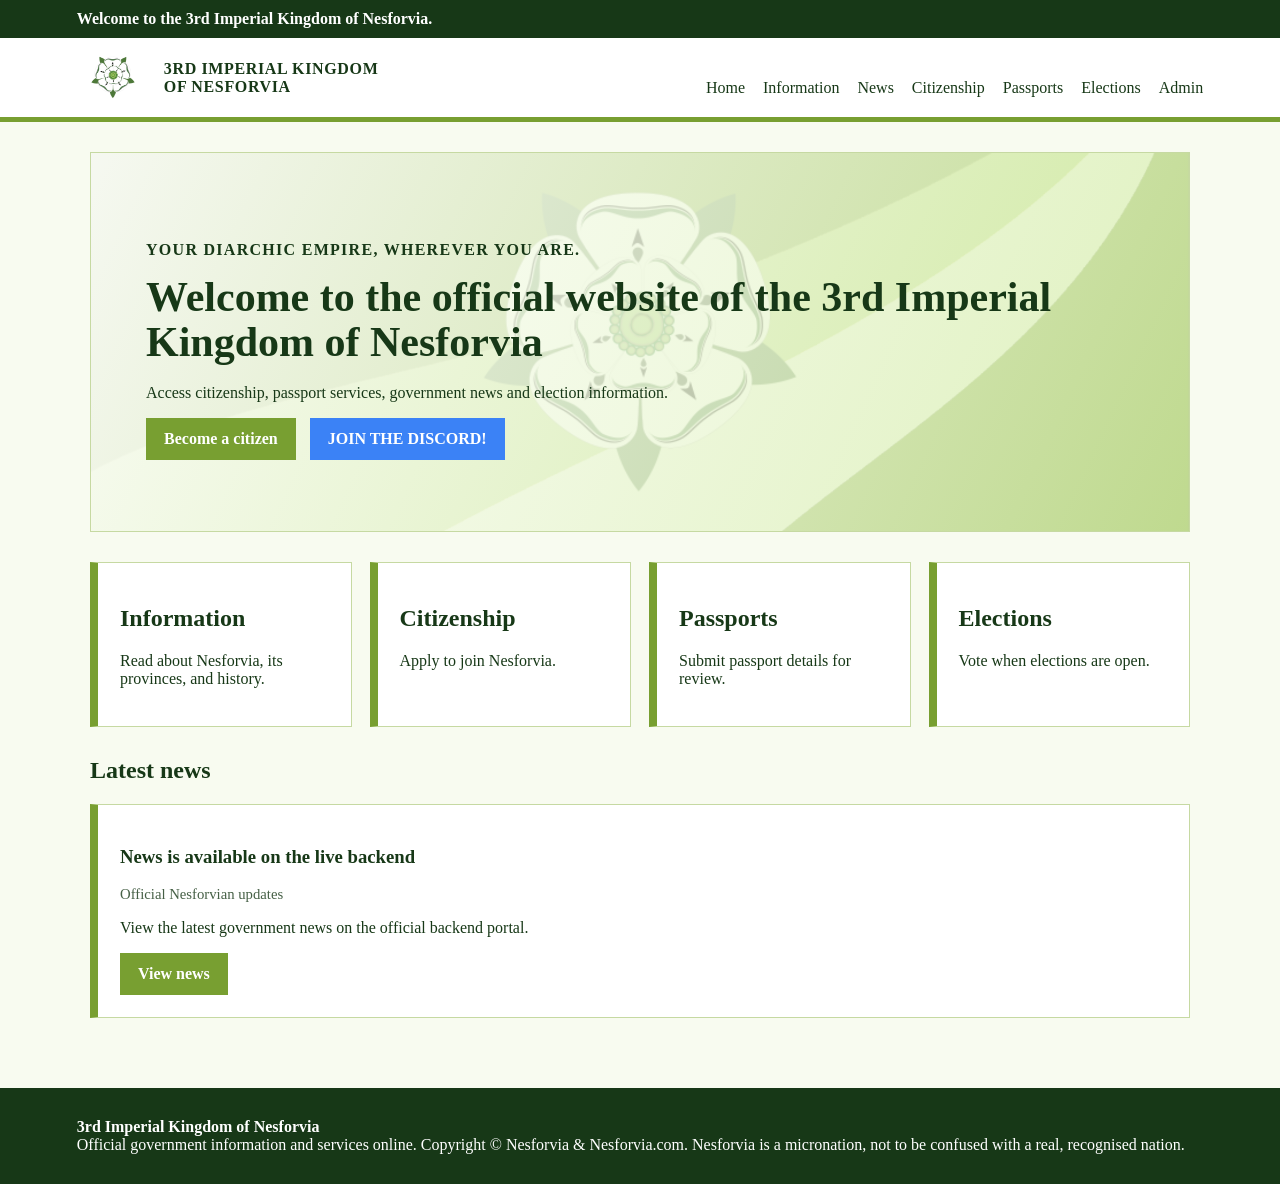
<file: index.html>
<!doctype html>
<html lang="en">
<head>
    <meta charset="utf-8">
    <meta name="viewport" content="width=device-width, initial-scale=1">
    <title>3rd Imperial Kingdom of Nesforvia</title>
    <link rel="stylesheet" href="styles.css">
    <link rel="icon" href="images/favicon.png">
</head>

<body>

    <div class="notice">
        Welcome to the 3rd Imperial Kingdom of Nesforvia.
    </div>

    <header class="topbar">
        <a class="brand" href="index.html">
            <img src="images/coat-of-arms.png" alt="Nesforvia coat of arms">
            <span>3RD IMPERIAL KINGDOM<br>OF NESFORVIA</span>
        </a>

        <nav>
            <a href="index.html">Home</a>
            <a href="information.html">Information</a>
            <a href="https://gov.nesforvia.com/news">News</a>
            <a href="https://gov.nesforvia.com/citizenship">Citizenship</a>
            <a href="https://gov.nesforvia.com/passport">Passports</a>
            <a href="https://gov.nesforvia.com/elections">Elections</a>
            <a href="https://gov.nesforvia.com/admin">Admin</a>
        </nav>
    </header>

    <main>

        <section class="hero">
            <div>
                <p class="eyebrow">Your Diarchic Empire, wherever you are.</p>

                <h1>Welcome to the official website of the 3rd Imperial Kingdom of Nesforvia</h1>

                <p>Access citizenship, passport services, government news and election information.</p>

                <a class="button" href="https://gov.nesforvia.com/citizenship">Become a citizen</a>
                <a class="button discord-btn" href="https://discord.gg/XUFp6UqzGB">JOIN THE DISCORD!</a>
            </div>
        </section>

        <section class="grid">
            <a class="card" href="information.html">
                <h2>Information</h2>
                <p>Read about Nesforvia, its provinces, and history.</p>
            </a>

            <a class="card" href="https://gov.nesforvia.com/citizenship">
                <h2>Citizenship</h2>
                <p>Apply to join Nesforvia.</p>
            </a>

            <a class="card" href="https://gov.nesforvia.com/passport">
                <h2>Passports</h2>
                <p>Submit passport details for review.</p>
            </a>

            <a class="card" href="https://gov.nesforvia.com/elections">
                <h2>Elections</h2>
                <p>Vote when elections are open.</p>
            </a>
        </section>

        <h2>Latest news</h2>

        <section class="news-list">
            <article>
                <h3>News is available on the live backend</h3>
                <p class="meta">Official Nesforvian updates</p>
                <p>View the latest government news on the official backend portal.</p>
                <a class="button" href="https://gov.nesforvia.com/news">View news</a>
            </article>
        </section>

    </main>

    <footer>
        <b>3rd Imperial Kingdom of Nesforvia</b><br>
        Official government information and services online.
        Copyright © Nesforvia & Nesforvia.com.
        Nesforvia is a micronation, not to be confused with a real, recognised nation.
    </footer>

</body>
</html>
</file>
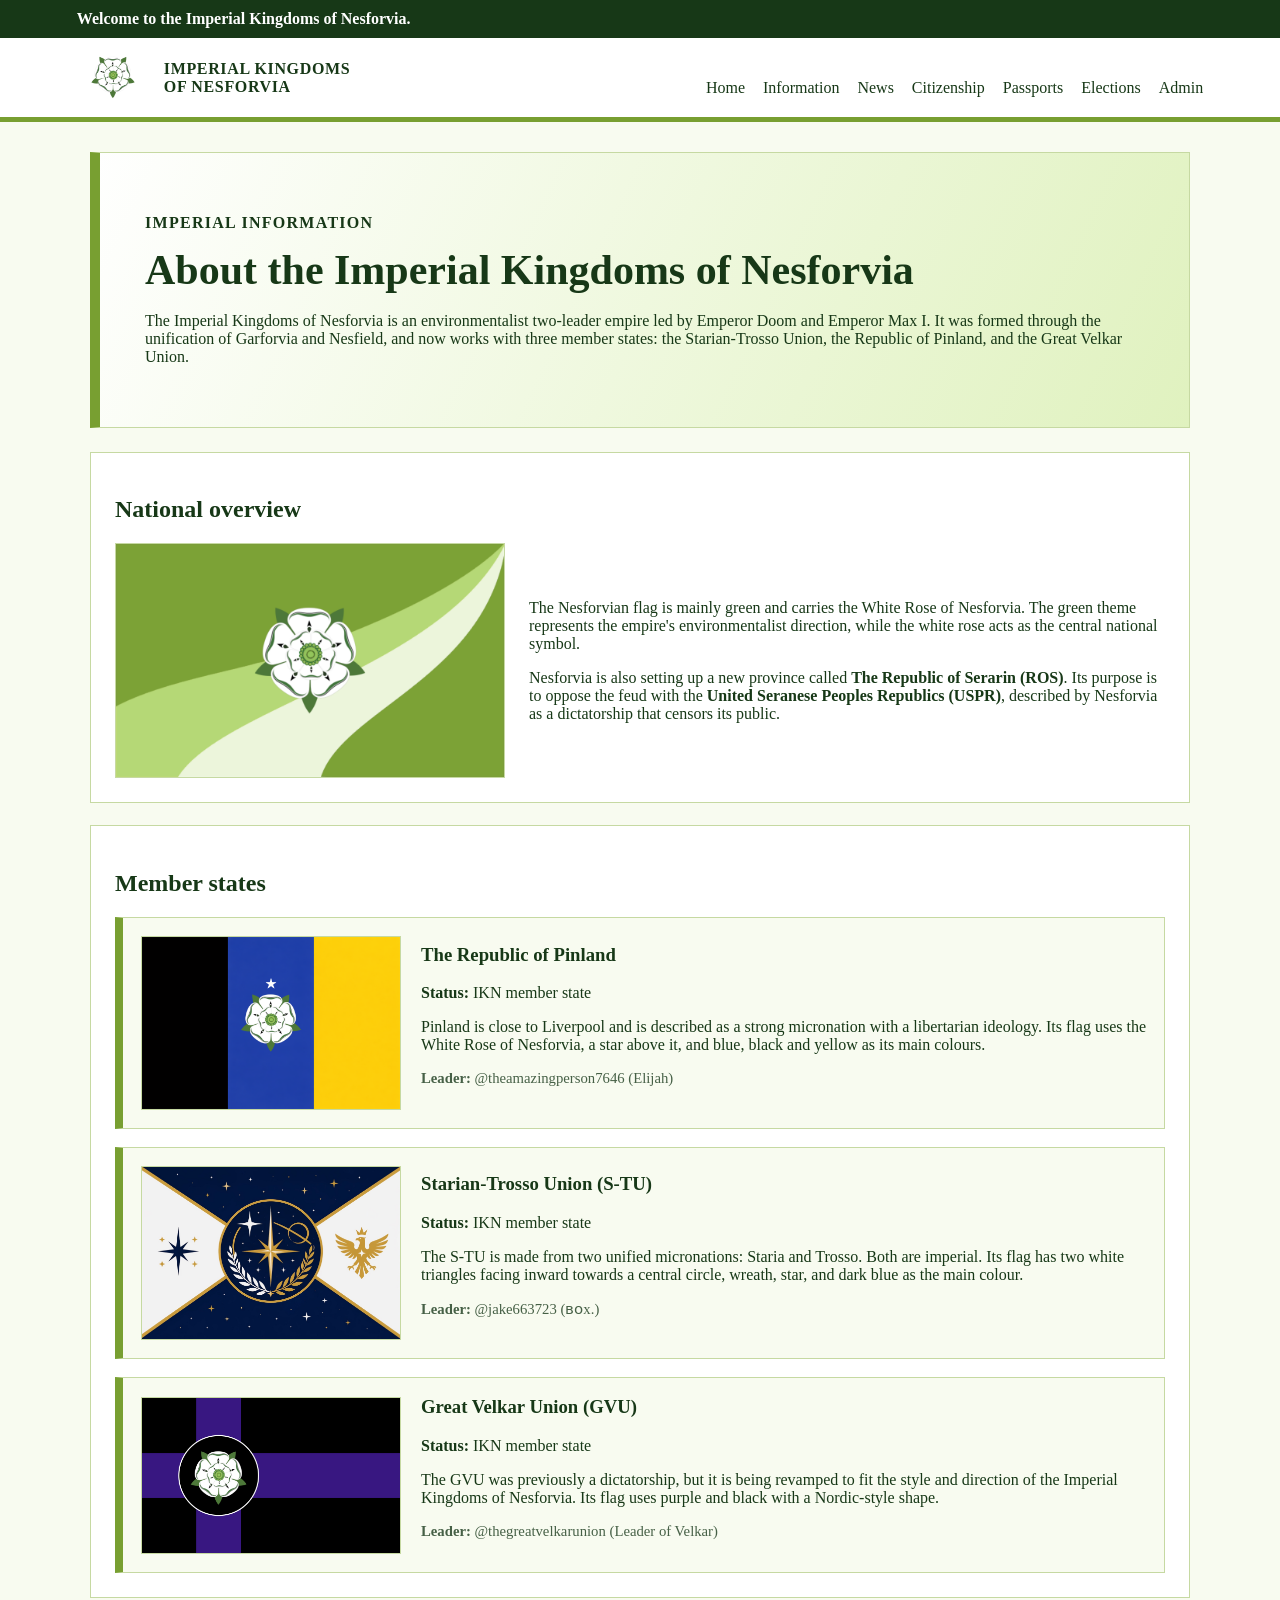
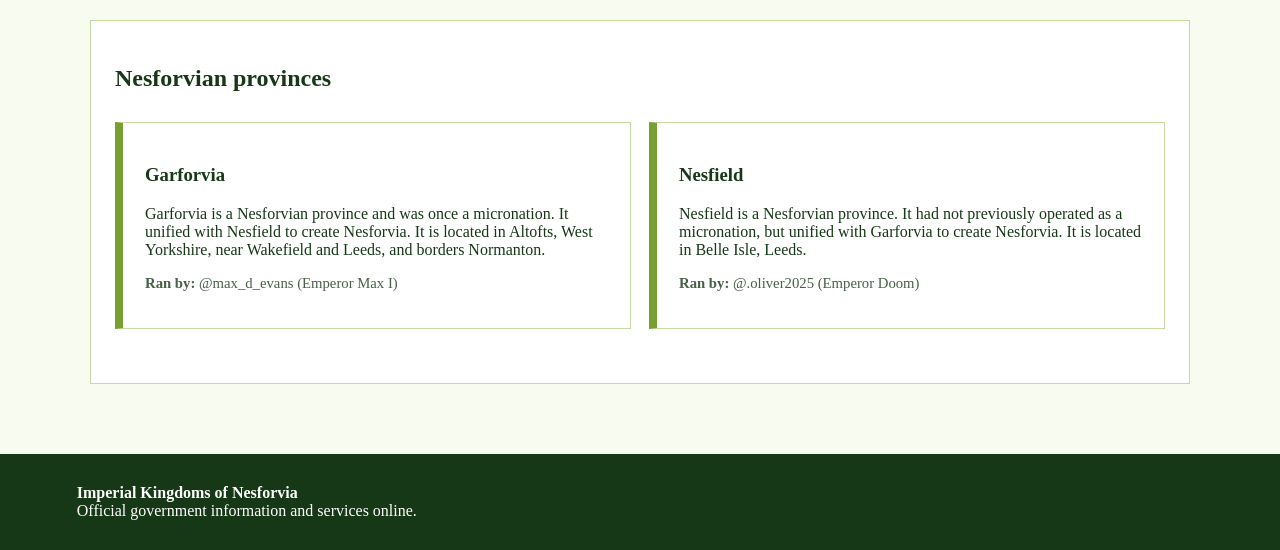
<file: information.html>
<!doctype html>
<html lang="en">
<head>
    <meta charset="utf-8">
    <meta name="viewport" content="width=device-width, initial-scale=1">
    <title>Information — Imperial Kingdoms of Nesforvia</title>
    <link rel="stylesheet" href="styles.css">
    <link rel="icon" href="images/favicon.png">
</head>

<body>

    <div class="notice">
        Welcome to the Imperial Kingdoms of Nesforvia.
    </div>

    <header class="topbar">
        <a class="brand" href="index.html">
            <img src="images/coat-of-arms.png" alt="Nesforvia coat of arms">
            <span>IMPERIAL KINGDOMS<br>OF NESFORVIA</span>
        </a>

        <nav>
            <a href="index.html">Home</a>
            <a href="information.html">Information</a>
            <a href="https://api.nesforvia.com/news">News</a>
            <a href="https://api.nesforvia.com/citizenship">Citizenship</a>
            <a href="https://api.nesforvia.com/passport">Passports</a>
            <a href="https://api.nesforvia.com/elections">Elections</a>
            <a href="https://api.nesforvia.com/admin">Admin</a>
        </nav>
    </header>

    <main>

        <section class="page-hero info-hero">
            <div>
                <p class="eyebrow">Imperial information</p>

                <h1>About the Imperial Kingdoms of Nesforvia</h1>

                <p>
                    The Imperial Kingdoms of Nesforvia is an environmentalist two-leader empire led by
                    Emperor Doom and Emperor Max I. It was formed through the unification of Garforvia
                    and Nesfield, and now works with three member states: the Starian-Trosso Union,
                    the Republic of Pinland, and the Great Velkar Union.
                </p>
            </div>
        </section>


        <section class="info-block">
            <h2>National overview</h2>

            <div class="overview-grid">
                <img class="overview-flag" src="images/nesforvia-flag.png" alt="Nesforvian flag">

                <div>
                    <p>
                        The Nesforvian flag is mainly green and carries the White Rose of Nesforvia.
                        The green theme represents the empire's environmentalist direction, while the
                        white rose acts as the central national symbol.
                    </p>

                    <p>
                        Nesforvia is also setting up a new province called
                        <b>The Republic of Serarin (ROS)</b>. Its purpose is to oppose the feud with the
                        <b>United Seranese Peoples Republics (USPR)</b>, described by Nesforvia as a
                        dictatorship that censors its public.
                    </p>
                </div>
            </div>
        </section>


        <section class="info-block">
            <h2>Member states</h2>

            <div class="state-grid">

                <article class="state-card">
                    <img src="images/pinland-flag.png" alt="Republic of Pinland flag">

                    <div>
                        <h3>The Republic of Pinland</h3>
                        <p><b>Status:</b> IKN member state</p>

                        <p>
                            Pinland is close to Liverpool and is described as a strong micronation
                            with a libertarian ideology. Its flag uses the White Rose of Nesforvia,
                            a star above it, and blue, black and yellow as its main colours.
                        </p>

                        <p class="meta">
                            <b>Leader:</b> @theamazingperson7646 (Elijah)
                        </p>
                    </div>
                </article>


                <article class="state-card">
                    <img src="images/stu-flag.png" alt="Starian-Trosso Union flag">

                    <div>
                        <h3>Starian-Trosso Union (S-TU)</h3>
                        <p><b>Status:</b> IKN member state</p>

                        <p>
                            The S-TU is made from two unified micronations: Staria and Trosso.
                            Both are imperial. Its flag has two white triangles facing inward
                            towards a central circle, wreath, star, and dark blue as the main colour.
                        </p>

                        <p class="meta">
                            <b>Leader:</b> @jake663723 (ʙᴏx.)
                        </p>
                    </div>
                </article>


                <article class="state-card">
                    <img src="images/gvu-flag.png" alt="Great Velkar Union flag">

                    <div>
                        <h3>Great Velkar Union (GVU)</h3>
                        <p><b>Status:</b> IKN member state</p>

                        <p>
                            The GVU was previously a dictatorship, but it is being revamped
                            to fit the style and direction of the Imperial Kingdoms of Nesforvia.
                            Its flag uses purple and black with a Nordic-style shape.
                        </p>

                        <p class="meta">
                            <b>Leader:</b> @thegreatvelkarunion (Leader of Velkar)
                        </p>
                    </div>
                </article>

            </div>
        </section>


        <section class="info-block">
            <h2>Nesforvian provinces</h2>

            <div class="grid">

                <article class="card">
                    <h3>Garforvia</h3>

                    <p>
                        Garforvia is a Nesforvian province and was once a micronation.
                        It unified with Nesfield to create Nesforvia. It is located in Altofts,
                        West Yorkshire, near Wakefield and Leeds, and borders Normanton.
                    </p>

                    <p class="meta">
                        <b>Ran by:</b> @max_d_evans (Emperor Max I)
                    </p>
                </article>


                <article class="card">
                    <h3>Nesfield</h3>

                    <p>
                        Nesfield is a Nesforvian province. It had not previously operated
                        as a micronation, but unified with Garforvia to create Nesforvia.
                        It is located in Belle Isle, Leeds.
                    </p>

                    <p class="meta">
                        <b>Ran by:</b> @.oliver2025 (Emperor Doom)
                    </p>
                </article>

            </div>
        </section>

    </main>

    <footer>
        <b>Imperial Kingdoms of Nesforvia</b><br>
        Official government information and services online.
    </footer>

</body>
</html>
</file>
<file: styles.css>
:root {
    --green: #789f31;
    --pale: #d9efb1;
    --deep: #173817;
    --white: #ffffff;
    --line: #c6d9a2;
    --discord: #3b82f6;
    --discord-dark: #2563eb;
}

* {
    box-sizing: border-box;
}

body {
    margin: 0;
    font-family: Georgia, 'Times New Roman', serif;
    background: #f8fbf0;
    color: var(--deep);
}

.notice {
    background: var(--deep);
    color: white;
    padding: 10px 6%;
    font-weight: bold;
}

.topbar {
    background: white;
    border-bottom: 5px solid var(--green);
    padding: 18px 6%;
    display: flex;
    justify-content: space-between;
    align-items: end;
    gap: 20px;
}

.brand {
    display: flex;
    align-items: center;
    gap: 15px;
    color: var(--deep);
    font-weight: bold;
    text-decoration: none;
    letter-spacing: 0.04em;
}

.brand img {
    width: 72px;
}

nav {
    display: flex;
    gap: 18px;
    flex-wrap: wrap;
}

nav a {
    color: var(--deep);
    text-decoration: none;
    border-bottom: 2px solid transparent;
}

nav a:hover {
    border-bottom-color: var(--green);
}

main {
    width: min(1100px, 90%);
    margin: 30px auto 60px;
}

.hero {
    min-height: 380px;
    background:
        linear-gradient(115deg, rgba(255,255,255,0.93), rgba(217,239,177,0.72)),
        url("images/flag.png") center / cover;
    border: 1px solid var(--line);
    padding: 55px;
    display: flex;
    align-items: center;
}

h1 {
    font-size: 42px;
    line-height: 1.08;
    margin: 0 0 18px;
}

.eyebrow {
    text-transform: uppercase;
    letter-spacing: 0.08em;
    font-weight: bold;
}

.button,
button {
    display: inline-block;
    background: var(--green);
    color: white;
    padding: 12px 18px;
    border: 0;
    text-decoration: none;
    font-weight: bold;
    cursor: pointer;
    font-family: inherit;
}

.button:hover,
button:hover {
    background: var(--deep);
}

.discord-btn {
    background: var(--discord);
    margin-left: 10px;
}

.discord-btn:hover {
    background: var(--discord-dark);
}

.grid {
    display: grid;
    grid-template-columns: repeat(auto-fit, minmax(230px, 1fr));
    gap: 18px;
    margin: 30px 0;
}

.card,
.news-list article {
    display: block;
    background: white;
    border: 1px solid var(--line);
    border-left: 8px solid var(--green);
    padding: 22px;
    color: var(--deep);
    text-decoration: none;
}

.meta {
    color: #466046;
    font-size: 0.92rem;
}

.form {
    background: white;
    border: 1px solid var(--line);
    padding: 22px;
    display: grid;
    gap: 15px;
    max-width: 720px;
}

.form input,
.form textarea,
.form select {
    width: 100%;
    padding: 11px;
    border: 1px solid var(--line);
    font: inherit;
}

.form textarea {
    min-height: 130px;
}

.check {
    display: flex;
    gap: 10px;
}

.check input {
    width: auto;
}

table {
    width: 100%;
    border-collapse: collapse;
    background: white;
}

td,
th {
    border: 1px solid var(--line);
    padding: 10px;
    text-align: left;
}

.news-img {
    max-width: 100%;
    max-height: 320px;
    object-fit: cover;
    margin-bottom: 10px;
}

.flash {
    background: var(--pale);
    border: 1px solid var(--line);
    padding: 12px 6%;
}

footer {
    background: var(--deep);
    color: white;
    padding: 30px 6%;
    margin-top: 70px;
}

/* Information page */

.page-hero {
    background: linear-gradient(115deg, rgba(255,255,255,0.94), rgba(217,239,177,0.78));
    border: 1px solid var(--line);
    padding: 45px;
    margin-bottom: 24px;
}

.info-hero {
    border-left: 10px solid var(--green);
}

.info-block {
    background: white;
    border: 1px solid var(--line);
    padding: 24px;
    margin: 22px 0;
}

.overview-grid {
    display: grid;
    grid-template-columns: minmax(220px, 390px) 1fr;
    gap: 24px;
    align-items: center;
}

.overview-flag,
.state-card img {
    width: 100%;
    border: 1px solid var(--line);
    background: white;
}

.state-grid {
    display: grid;
    gap: 18px;
}

.state-card {
    display: grid;
    grid-template-columns: 260px 1fr;
    gap: 20px;
    background: #f8fbf0;
    border: 1px solid var(--line);
    border-left: 8px solid var(--green);
    padding: 18px;
    align-items: center;
}

.state-card h3 {
    margin-top: 0;
}

/* Mobile */

@media (max-width: 760px) {
    .topbar {
        align-items: start;
        flex-direction: column;
    }

    .hero {
        padding: 30px;
    }

    h1 {
        font-size: 32px;
    }

    .overview-grid,
    .state-card {
        grid-template-columns: 1fr;
    }

    .page-hero {
        padding: 28px;
    }

    .discord-btn {
        margin-left: 0;
        margin-top: 10px;
    }
}
</file>
